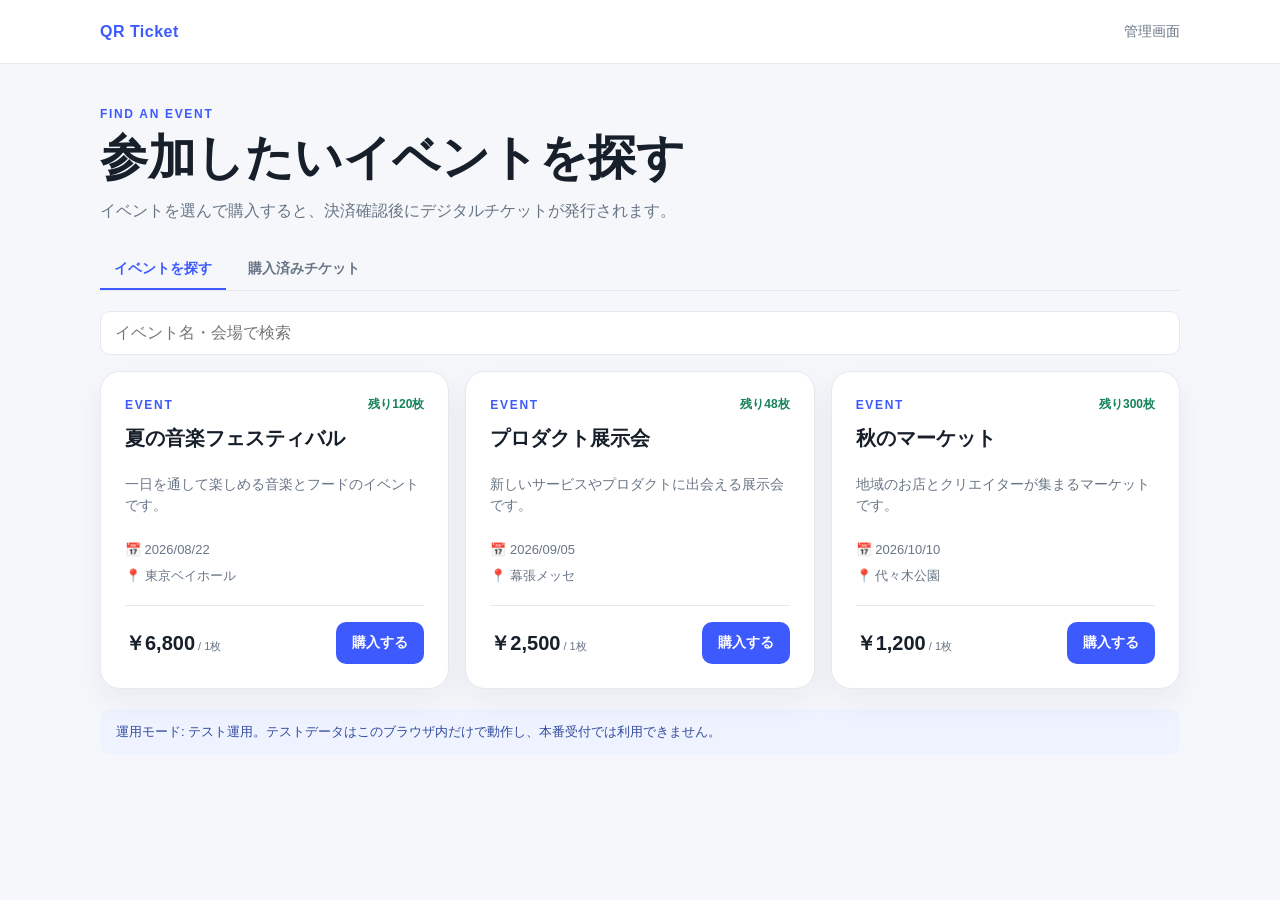
<file: docs/index.html>
<!doctype html>
<html lang="ja">
  <head>
    <meta charset="UTF-8" />
    <meta name="viewport" content="width=device-width, initial-scale=1.0" />
    <title>QR Ticket | チケット</title>
    <link rel="stylesheet" href="styles.css" />
  </head>
  <body data-page="user">
    <header class="topbar"><a class="brand" href="index.html">QR Ticket</a><a class="text-link" href="admin.html">管理画面</a></header>
    <main id="app" class="shell"></main>
    <script src="app.js"></script>
  <!-- Cloudflare Web Analytics --><script type='module' src='https://static.cloudflareinsights.com/beacon.min.js' data-cf-beacon='{"token": "cdf4ee53507948e4a412f503875833cd"}'></script><!-- End Cloudflare Web Analytics --></body>
</html>
</file>
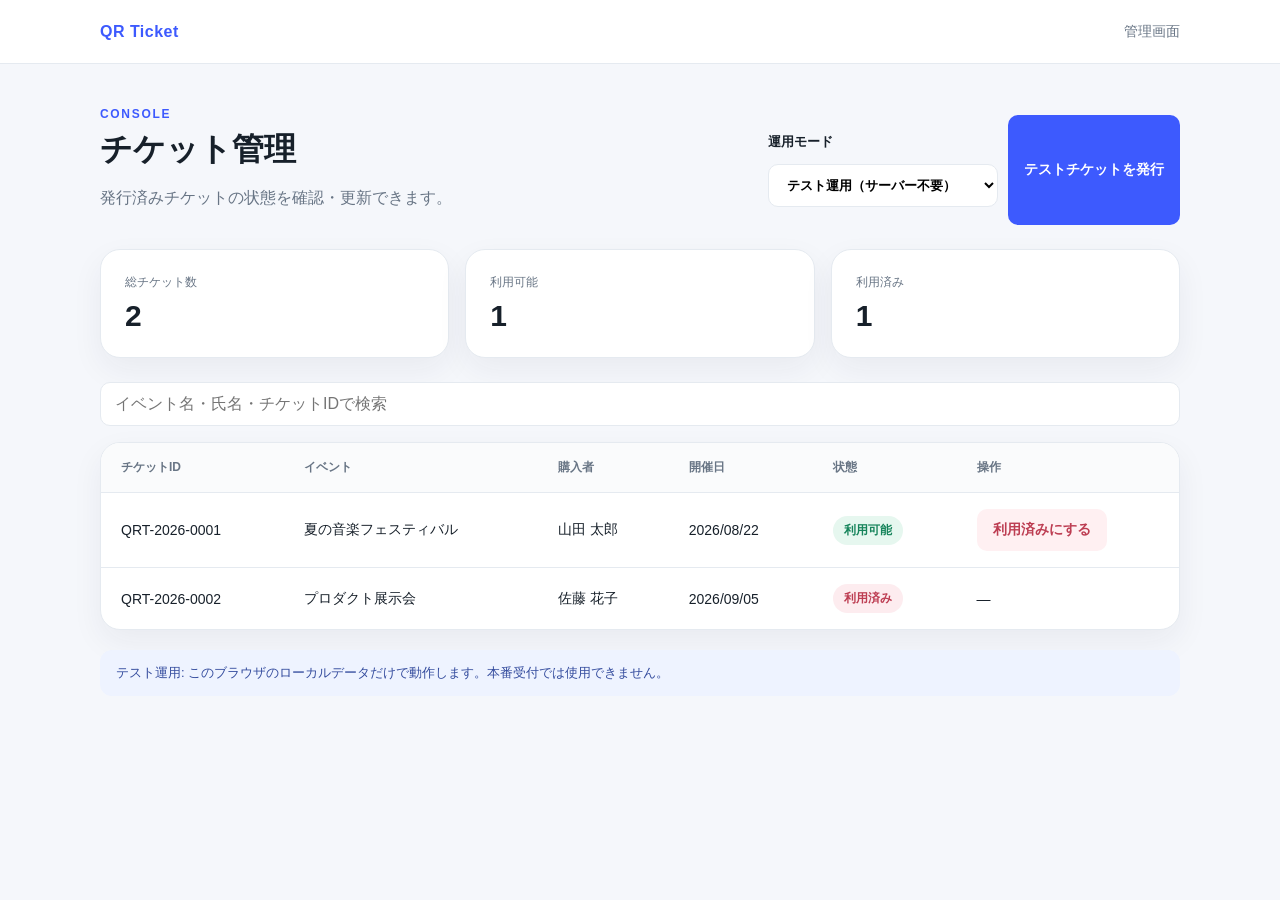
<file: docs/admin.html>
<!doctype html>
<html lang="ja">
  <head>
    <meta charset="UTF-8" />
    <meta name="viewport" content="width=device-width, initial-scale=1.0" />
    <title>QR Ticket | 管理画面</title>
    <link rel="stylesheet" href="styles.css" />
  </head>
  <body data-page="admin">
    <header class="topbar"><a class="brand" href="index.html">QR Ticket</a><span class="admin-label">管理画面</span></header>
    <main id="app" class="shell"></main>
    <script src="app.js"></script>
  </body>
</html>
</file>
<file: docs/styles.css>
:root { --ink:#17202a; --muted:#687585; --line:#e5eaf0; --brand:#3d5afe; --brand-dark:#283bba; --bg:#f5f7fb; --green:#16845b; --red:#bd3d52; }
* { box-sizing:border-box; }
body { margin:0; color:var(--ink); background:var(--bg); font-family:-apple-system,BlinkMacSystemFont,"Hiragino Sans","Yu Gothic",sans-serif; }
a { color:inherit; text-decoration:none; }
.topbar { height:64px; padding:0 max(20px,calc((100vw - 1080px)/2)); display:flex; align-items:center; justify-content:space-between; background:white; border-bottom:1px solid var(--line); }
.brand { color:var(--brand); font-weight:800; letter-spacing:.03em; }.text-link { color:var(--muted); font-size:14px; }.admin-label { color:var(--muted); font-size:14px; }
.shell { width:min(100% - 32px, 1080px); margin:40px auto 72px; }.narrow { max-width:680px; margin-left:auto; margin-right:auto; }
.eyebrow { color:var(--brand); font-size:12px; font-weight:800; letter-spacing:.14em; text-transform:uppercase; }.hero h1 { margin:8px 0; font-size:clamp(28px,5vw,48px); line-height:1.15; }.lead { color:var(--muted); }
.card { background:#fff; border:1px solid var(--line); border-radius:20px; padding:24px; box-shadow:0 12px 32px rgba(27,42,73,.06); }.ticket-card { display:grid; grid-template-columns:1fr 230px; gap:28px; margin-top:28px; }.ticket-card h2 { margin-top:0; }.ticket-meta { display:grid; grid-template-columns:repeat(2,1fr); gap:16px; margin:24px 0; }.meta-label { display:block; color:var(--muted); font-size:12px; margin-bottom:5px; }.meta-value { font-weight:700; }
.qr-wrap { display:flex; flex-direction:column; align-items:center; justify-content:center; background:#f8f9fc; border-radius:16px; padding:16px; }.qr { display:block; width:180px; height:180px; padding:0; background:white; }.qr-unavailable { display:grid; place-items:center; padding:18px; color:var(--muted); text-align:center; font-size:13px; }.qr-corner { display:none; }
.status { display:inline-flex; align-items:center; gap:6px; border-radius:99px; padding:6px 11px; font-size:12px; font-weight:800; }.status-valid { color:var(--green); background:#e6f7ef; }.status-used { color:var(--red); background:#fdecef; }.status-pending { color:#936c05; background:#fff6d9; }
.btn { border:0; border-radius:10px; padding:12px 16px; cursor:pointer; font-weight:700; font-size:14px; background:var(--brand); color:white; }.btn:hover { background:var(--brand-dark); }.btn-secondary { color:var(--ink); background:#eef1f6; }.btn-danger { background:#fff0f2; color:var(--red); }.actions { display:flex; gap:10px; flex-wrap:wrap; }
.dashboard-head { display:flex; justify-content:space-between; align-items:end; gap:20px; margin-bottom:24px; }.dashboard-head h1 { margin:6px 0 0; }.stats { display:grid; grid-template-columns:repeat(3,1fr); gap:16px; margin-bottom:24px; }.stat-number { font-size:30px; font-weight:800; margin-top:8px; }.table-card { padding:0; overflow:hidden; }.table-scroll { overflow:auto; } table { width:100%; border-collapse:collapse; min-width:680px; } th,td { padding:16px 20px; border-bottom:1px solid var(--line); text-align:left; font-size:14px; white-space:nowrap; } th { color:var(--muted); background:#fafbfc; font-size:12px; } tr:last-child td { border-bottom:0; }
.toolbar { display:flex; gap:10px; margin-bottom:16px; }.input { width:100%; border:1px solid var(--line); border-radius:10px; padding:12px 14px; font:inherit; background:white; }.notice { margin-top:20px; padding:14px 16px; border-radius:12px; background:#eef3ff; color:#344c9e; font-size:13px; }.empty { text-align:center; color:var(--muted); padding:48px 20px; }
.mode-select { min-width:230px; margin:0; }.mode-select .input { margin-top:6px; }
.user-nav { display:flex; gap:8px; margin:28px 0 20px; border-bottom:1px solid var(--line); }.user-nav a { color:var(--muted); padding:10px 14px; font-size:14px; font-weight:700; border-bottom:2px solid transparent; }.user-nav a.active { color:var(--brand); border-color:var(--brand); }.event-grid { display:grid; grid-template-columns:repeat(3,1fr); gap:16px; }.event-card { display:flex; flex-direction:column; }.event-card h2 { margin:12px 0 8px; font-size:20px; }.event-card-top,.event-card-bottom,.event-meta { display:flex; justify-content:space-between; align-items:center; gap:10px; }.remaining { color:var(--green); font-size:12px; font-weight:700; }.event-description { min-height:42px; color:var(--muted); font-size:14px; line-height:1.5; }.event-meta { justify-content:flex-start; flex-direction:column; align-items:flex-start; color:var(--muted); font-size:13px; margin:12px 0 20px; }.event-card-bottom { border-top:1px solid var(--line); padding-top:16px; margin-top:auto; }.event-card-bottom strong { font-size:20px; }.event-card-bottom small { color:var(--muted); font-size:11px; font-weight:400; }.success { background:#e6f7ef; color:var(--green); padding:14px 16px; border-radius:12px; margin:20px 0; font-size:14px; }.ticket-list { display:grid; gap:18px; }.full { width:100%; margin-top:8px; }.field-label { display:grid; gap:7px; margin:18px 0; font-size:13px; font-weight:700; }.modal-backdrop { position:fixed; inset:0; background:rgba(20,30,48,.48); display:grid; place-items:center; padding:16px; z-index:10; }.modal { width:min(100%,480px); position:relative; }.modal h2 { margin-bottom:6px; }.modal-close { position:absolute; top:14px; right:16px; border:0; background:transparent; font-size:28px; color:var(--muted); cursor:pointer; }.checkout-summary { display:flex; justify-content:space-between; padding:16px 0; border-top:1px solid var(--line); border-bottom:1px solid var(--line); font-size:15px; }.muted { color:var(--muted); }
@media (max-width:900px) { .event-grid { grid-template-columns:repeat(2,1fr); } }
@media (max-width:700px) { .topbar { height:52px; padding:0 16px; }.brand { font-size:15px; }.text-link,.admin-label { font-size:12px; }.shell { width:calc(100% - 24px); margin-top:24px; }.hero h1 { font-size:26px; margin:6px 0; }.hero .lead { font-size:13px; line-height:1.55; }.ticket-card { grid-template-columns:1fr; }.qr-wrap { order:-1; }.stats { grid-template-columns:1fr; }.dashboard-head { align-items:start; flex-direction:column; }.ticket-meta { gap:12px; }.event-grid { grid-template-columns:1fr; }.user-nav { overflow:auto; white-space:nowrap; } }
</file>
